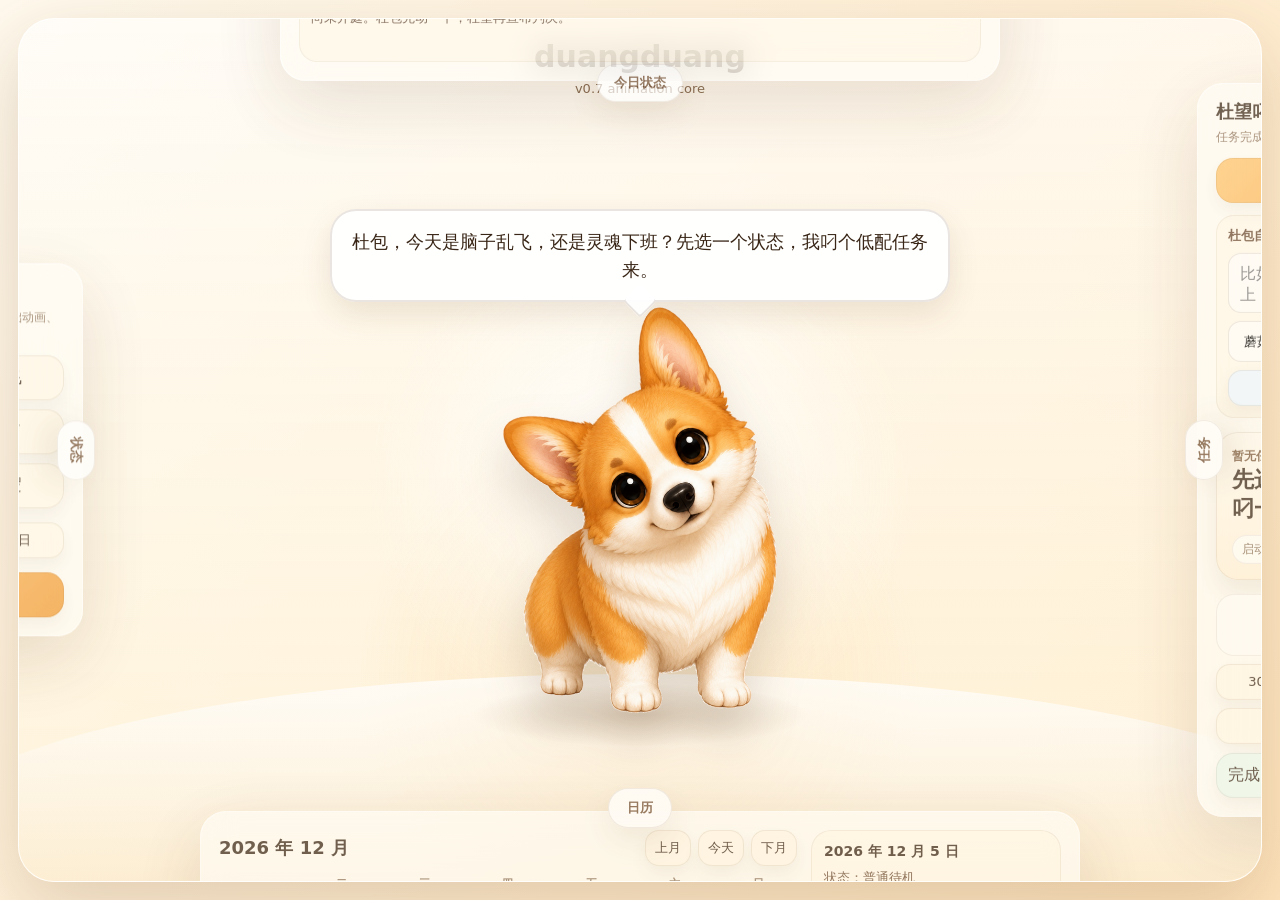
<file: index.html>
<!doctype html>
<html lang="zh-CN">
<head>
  <meta charset="utf-8" />
  <meta name="viewport" content="width=device-width, initial-scale=1" />
  <title>duangduang_pet_v0.7_animation_core</title>
  <meta name="theme-color" content="#f19932" />
  <link rel="manifest" href="manifest.webmanifest" />
  <link rel="stylesheet" href="styles/main.css" />
</head>
<body>
  <main class="app">
    <section id="stage" class="stage state-idle" aria-label="杜望桌宠区域">
      <div class="ambient"></div>

      <aside class="edge-panel top-panel" data-panel="top" aria-label="顶部信息面板">
        <button class="edge-tab" data-toggle-panel="top">今日状态</button>
        <div class="panel-inner">
          <div class="panel-head">
            <div>
              <h2>杜包今天 ADHD 了吗？</h2>
              <p>V0.7：动作系统、状态机和序列帧调度已接管 duangduang。</p>
            </div>
            <span class="mini-badge" id="currentStateBadge">普通待机</span>
          </div>
          <div class="stats">
            <div class="stat"><div class="num" id="furCount">0</div><div class="label">今日狗毛</div></div>
            <div class="stat"><div class="num" id="doneCount">0</div><div class="label">完成动作</div></div>
            <div class="stat"><div class="num" id="streakCount">0</div><div class="label">启动天数</div></div>
          </div>
          <div class="section">
            <div class="section-title">杜望今日判决</div>
            <div class="report" id="report">尚未开庭。杜包先动一下，杜望再宣布判决。</div>
          </div>
        </div>
      </aside>

      <aside class="edge-panel left-panel" data-panel="left" aria-label="左侧状态面板">
        <button class="edge-tab" data-toggle-panel="left">状态</button>
        <div class="panel-inner">
          <div class="panel-head">
            <div>
              <h2>今日杜包状态</h2>
              <p>状态只改变状态机，由状态机决定基础动画、台词和任务池。</p>
            </div>
          </div>
          <div class="grid" id="stateButtons">
            <button class="btn active" data-state="idle">普通待机</button>
            <button class="btn" data-state="adhd">脑子乱飞</button>
            <button class="btn" data-state="low">低电量</button>
            <button class="btn" data-state="stuck">启动不了</button>
            <button class="btn" data-state="anxious">焦虑了</button>
            <button class="btn" data-state="smug">欠揍巡逻</button>
          </div>
          <div class="section quick-row">
            <button class="btn small blue" id="petBtn">摸摸狗</button>
            <button class="btn small" id="resetBtn">清空今日</button>
          </div>
          <div class="section">
            <button class="btn primary" id="newTaskBtnLeft">叼个任务</button>
          </div>
        </div>
      </aside>

      <aside class="edge-panel right-panel" data-panel="right" aria-label="右侧任务面板">
        <button class="edge-tab" data-toggle-panel="right">任务</button>
        <div class="panel-inner">
          <div class="panel-head">
            <div>
              <h2>杜望叼来的任务</h2>
              <p>任务完成不了就降级，不做惩罚。</p>
            </div>
          </div>
          <button class="btn primary" id="newTaskBtn">杜望，叼个任务来</button>
          <form class="custom-task-form" id="customTaskForm">
            <label class="field-label" for="customTaskText">杜包自己定一个任务</label>
            <textarea id="customTaskText" rows="2" maxlength="80" placeholder="比如：喝一口水，然后把杯子放回桌上"></textarea>
            <div class="custom-task-row">
              <select id="customTaskLevel" aria-label="任务难度">
                <option value="corpse">尸体级</option>
                <option value="mushroom" selected>蘑菇级</option>
                <option value="human">人类级</option>
                <option value="normal">突然正常级</option>
              </select>
              <input id="customTaskKind" maxlength="12" placeholder="类型：自定义" />
            </div>
            <button class="btn small blue" type="submit">交给杜望叼住</button>
          </form>
          <div class="section task-card">
            <div>
              <div class="task-level" id="taskLevel">暂无任务</div>
              <div class="task-text" id="taskText">先选状态，或者直接让杜望叼一个。</div>
            </div>
            <div class="task-meta">
              <span class="pill" id="taskKind">启动器</span>
              <span class="pill" id="taskRule">完成不了就降级</span>
            </div>
          </div>
          <div class="section">
            <div class="time-display" id="timeDisplay">01:00</div>
            <div class="timer-controls">
              <button class="btn small" data-timer="30">30 秒</button>
              <button class="btn small" data-timer="60">1 分钟</button>
              <button class="btn small" data-timer="180">3 分钟</button>
            </div>
            <button class="btn small" id="startTimerBtn">开始盯梢</button>
          </div>
          <div class="action-row">
            <button class="btn good" id="completeBtn">完成了</button>
            <button class="btn bad" id="failBtn">没完成，降级</button>
          </div>
        </div>
      </aside>

      <aside class="edge-panel bottom-panel" data-panel="bottom" aria-label="底部日历面板">
        <button class="edge-tab" data-toggle-panel="bottom">日历</button>
        <div class="panel-inner">
          <div class="calendar-wrap">
            <div>
              <div class="calendar-top">
                <div class="month-title" id="monthTitle"></div>
                <div class="cal-nav">
                  <button class="btn small" id="prevMonth">上月</button>
                  <button class="btn small" id="todayMonth">今天</button>
                  <button class="btn small" id="nextMonth">下月</button>
                </div>
              </div>
              <div class="calendar-grid" id="calendarGrid"></div>
            </div>
            <div class="day-detail" id="dayDetail"></div>
          </div>
        </div>
      </aside>

      <div class="stage-title">
        <h1>duangduang</h1>
        <p>v0.7 animation core</p>
      </div>

      <div id="bubble" class="bubble">杜包，今天是脑子乱飞，还是灵魂下班？先选一个状态，我叼个低配任务来。</div>
      <div class="floaters" id="floaters"></div>
      <div class="shadow-blob" aria-hidden="true"></div>

      <div id="petWrap" class="pet-wrap" role="button" tabindex="0" aria-label="杜望小柯基，可点击和拖动">
        <div class="pet-aura" aria-hidden="true"></div>
        <img id="petImg" class="pet" src="assets/duangduang/idle.png" alt="duangduang 桌宠" />
        <div class="pet-fx fx-sleep" aria-hidden="true"><span>Z</span><span>Z</span><span>Z</span></div>
        <div class="pet-fx fx-happy" aria-hidden="true"><span>★</span><span>✦</span><span>★</span></div>
        <div class="pet-fx fx-task" aria-hidden="true"><span>📄</span><span>!</span></div>
        <div class="pet-fx fx-low" aria-hidden="true"><span>.</span><span>.</span><span>.</span></div>
        <div class="pet-fx fx-adhd" aria-hidden="true"><span>?</span><span>!</span><span>✦</span></div>
      </div>
    </section>

    <nav class="mobile-dock" aria-label="手机版快捷操作">
      <button class="dock-btn" data-mobile-panel="left" type="button"><span>状态</span></button>
      <button class="dock-btn" data-mobile-panel="right" type="button"><span>任务</span></button>
      <button class="dock-btn dock-primary" id="mobilePetBtn" type="button"><span>摸摸</span></button>
      <button class="dock-btn" data-mobile-panel="top" type="button"><span>今日</span></button>
      <button class="dock-btn" data-mobile-panel="bottom" type="button"><span>日历</span></button>
    </nav>

    <button class="mobile-scrim" id="mobileScrim" type="button" aria-label="关闭面板"></button>
  </main>

  <script src="src/lines.js"></script>
  <script src="src/storage.js"></script>
  <script src="src/animations.js"></script>
  <script src="src/state.js"></script>
  <script src="src/calendar.js"></script>
  <script src="src/tasks.js"></script>
  <script src="src/behavior.js"></script>
  <script src="src/ui.js"></script>
  <script src="src/app.js"></script>
</body>
</html>
</file>
<file: styles/main.css>
:root{
  --bg1:#fff9ed;
  --bg2:#ffe4bc;
  --ink:#392616;
  --muted:#8a6e55;
  --panel:rgba(255,253,246,.93);
  --line:#56361f;
  --tan:#e99d38;
  --green:#70b77e;
  --red:#ec8c78;
  --blue:#79afd8;
  --shadow:0 24px 70px rgba(102,63,28,.20);
  --soft:0 12px 30px rgba(102,63,28,.12);
}
*{box-sizing:border-box}
html,body{height:100%}
body{
  margin:0;
  font-family:ui-rounded,"SF Pro Rounded","PingFang SC","Microsoft YaHei",system-ui,sans-serif;
  color:var(--ink);
  background:linear-gradient(135deg,var(--bg1),var(--bg2));
  overflow:hidden;
}
button,input,textarea{font:inherit;color:inherit}
button{border:0;background:none}
.app{height:100%;padding:18px}
.stage{
  position:relative;
  height:100%;
  border-radius:36px;
  overflow:hidden;
  background:
    radial-gradient(circle at 50% 54%, rgba(255,255,255,.9), transparent 35%),
    radial-gradient(circle at 50% 77%, rgba(244,184,91,.24), transparent 31%),
    linear-gradient(180deg,rgba(255,255,255,.58),rgba(255,244,219,.70));
  border:1px solid rgba(255,255,255,.82);
  box-shadow:var(--shadow);
}
.stage::before{
  content:"";
  position:absolute;left:-8%;right:-8%;bottom:-14%;height:38%;
  background:linear-gradient(180deg,rgba(255,255,255,.72),rgba(239,187,103,.24));
  border-radius:50% 50% 0 0;
  pointer-events:none;
}
.ambient{position:absolute;inset:0;pointer-events:none;opacity:.65}
.stage-title{
  position:absolute;top:22px;left:50%;transform:translateX(-50%);
  z-index:8;text-align:center;pointer-events:none;transition:opacity .22s ease;
}
.stage-title h1{margin:0;font-size:30px;line-height:1.08}
.stage-title p{margin:7px 0 0;color:var(--muted);font-size:13px;line-height:1.4}
.edge-panel:hover ~ .stage-title,.edge-panel.open ~ .stage-title{opacity:.12}
.bubble{
  position:absolute;left:50%;top:22%;transform:translateX(-50%);
  width:min(620px,78%);z-index:12;
  background:rgba(255,255,255,.94);
  border:2px solid rgba(91,57,26,.13);
  border-radius:26px;box-shadow:var(--soft);
  padding:17px 20px;line-height:1.55;font-size:18px;text-align:center;
  transition:opacity .22s, transform .22s;
  pointer-events:none;
}
.bubble.small{font-size:16px}
.bubble.pop{animation:bubblePop .34s ease both}
.bubble::after{
  content:"";position:absolute;bottom:-13px;left:50%;transform:translateX(-50%) rotate(45deg);
  width:22px;height:22px;background:rgba(255,255,255,.94);
  border-right:2px solid rgba(91,57,26,.13);border-bottom:2px solid rgba(91,57,26,.13);border-radius:4px;
}
@keyframes bubblePop{0%{opacity:.35;transform:translateX(-50%) translateY(8px) scale(.98)}100%{opacity:1;transform:translateX(-50%) translateY(0) scale(1)}}
.pet-wrap{
  position:absolute;left:50%;top:57%;transform:translate(-50%,-50%);
  width:min(420px,48vw);height:min(420px,48vw);z-index:10;
  cursor:grab;user-select:none;touch-action:none;
  filter:drop-shadow(0 26px 24px rgba(90,53,22,.18));
  transition:left .72s cubic-bezier(.2,.8,.2,1),top .72s cubic-bezier(.2,.8,.2,1),filter .22s ease;
  will-change:left,top,filter;
}
.pet-wrap:active{cursor:grabbing}
.pet-wrap.dragging{filter:drop-shadow(0 38px 24px rgba(90,53,22,.20))}
.pet{
  width:100%;height:100%;display:block;object-fit:contain;position:relative;z-index:3;
  pointer-events:none;user-select:none;-webkit-user-drag:none;
  transform-origin:50% 74%;
  transition:opacity .12s ease, filter .18s ease;
  animation:breath 3.4s ease-in-out infinite;
}
.pet.switching{opacity:.12;filter:blur(2px) saturate(.9)}
.state-happy .pet{animation:jump .72s cubic-bezier(.18,1.25,.32,1) 1, breath 3.2s ease-in-out .72s infinite}
.state-adhd .pet{animation:adhdWiggle .82s ease-in-out infinite}
.state-low .pet,.state-sleep .pet{animation:lowBreath 4.6s ease-in-out infinite}
.state-task .pet{animation:taskBounce 1.25s ease-in-out infinite}
.dragging .pet{animation:dragDangle .52s ease-in-out infinite}
@keyframes breath{0%,100%{transform:translateY(0) scale(1)}50%{transform:translateY(-6px) scale(1.012)}}
@keyframes lowBreath{0%,100%{transform:translateY(4px) scale(1,.98)}50%{transform:translateY(-1px) scale(1.01,1)}}
@keyframes taskBounce{0%,100%{transform:translateY(0) rotate(-1deg)}50%{transform:translateY(-10px) rotate(1.5deg)}}
@keyframes adhdWiggle{0%,100%{transform:translateX(0) rotate(0)}25%{transform:translateX(-9px) rotate(-2deg)}50%{transform:translateX(7px) rotate(2deg)}75%{transform:translateX(-4px) rotate(-1deg)}}
@keyframes dragDangle{0%,100%{transform:rotate(-2deg) translateY(-2px)}50%{transform:rotate(3deg) translateY(2px)}}
@keyframes jump{0%{transform:translateY(0) scale(1)}35%{transform:translateY(-52px) scale(.98,1.06)}70%{transform:translateY(4px) scale(1.06,.94)}100%{transform:translateY(0) scale(1)}}
.shadow-blob{
  position:absolute;left:50%;top:77%;transform:translateX(-50%);
  width:340px;height:64px;border-radius:50%;
  background:radial-gradient(ellipse at center, rgba(104,65,25,.21), rgba(104,65,25,0) 70%);
  z-index:4;pointer-events:none;
}
.floaters{position:absolute;inset:0;z-index:9;pointer-events:none;overflow:hidden}
.floater{position:absolute;font-size:24px;opacity:0;animation:floatUp 1.25s ease-out forwards}
@keyframes floatUp{0%{transform:translateY(0) scale(.9);opacity:0}15%{opacity:1}100%{transform:translateY(-88px) scale(1.15);opacity:0}}
.edge-panel{
  position:absolute;z-index:40;
  background:var(--panel);backdrop-filter:blur(16px);
  border:1px solid rgba(255,255,255,.82);
  box-shadow:var(--shadow);border-radius:26px;
  transition:transform .28s cubic-bezier(.2,.8,.2,1),opacity .22s ease;
  opacity:.72;
}
.edge-panel:hover,.edge-panel:focus-within,.edge-panel.open{opacity:1}
.panel-inner{padding:18px}
.edge-tab{
  position:absolute;display:flex;align-items:center;justify-content:center;
  background:rgba(255,255,255,.94);border:1px solid rgba(99,62,28,.12);
  box-shadow:var(--soft);border-radius:999px;color:#6e4b2f;font-weight:900;font-size:13px;
  cursor:pointer;white-space:nowrap;
}
.top-panel{top:14px;left:50%;width:min(720px,74vw);transform:translate(-50%,calc(-100% + 48px))}
.top-panel:hover,.top-panel:focus-within,.top-panel.open{transform:translate(-50%,0)}
.top-panel .edge-tab{left:50%;bottom:-22px;transform:translateX(-50%);height:38px;padding:0 16px}
.left-panel{left:14px;top:50%;width:284px;transform:translate(calc(-100% + 50px),-50%)}
.left-panel:hover,.left-panel:focus-within,.left-panel.open{transform:translate(0,-50%)}
.left-panel .edge-tab{right:-24px;top:50%;transform:translateY(-50%) rotate(90deg);height:38px;padding:0 16px}
.right-panel{right:14px;top:50%;width:348px;transform:translate(calc(100% - 50px),-50%)}
.right-panel:hover,.right-panel:focus-within,.right-panel.open{transform:translate(0,-50%)}
.right-panel .edge-tab{left:-24px;top:50%;transform:translateY(-50%) rotate(-90deg);height:38px;padding:0 16px}
.bottom-panel{left:50%;bottom:14px;width:min(880px,82vw);transform:translate(-50%,calc(100% - 56px))}
.bottom-panel:hover,.bottom-panel:focus-within,.bottom-panel.open{transform:translate(-50%,0)}
.bottom-panel .edge-tab{left:50%;top:-24px;transform:translateX(-50%);height:40px;padding:0 18px}
.panel-head{display:flex;align-items:flex-start;justify-content:space-between;gap:12px;margin-bottom:12px}
.panel-head h2{font-size:18px;margin:0;line-height:1.15}
.panel-head p{margin:6px 0 0;color:var(--muted);font-size:12px;line-height:1.45}
.mini-badge{font-size:12px;border-radius:999px;background:#fff7e8;border:1px solid rgba(91,57,26,.10);padding:6px 10px;color:#7a573b;white-space:nowrap}
.section{margin-top:14px}
.section-title{font-size:13px;font-weight:900;margin:0 0 8px;color:#67462c}
.grid{display:grid;grid-template-columns:1fr 1fr;gap:9px}
.btn{
  border-radius:17px;padding:12px 12px;background:#fff7e7;
  box-shadow:inset 0 0 0 1px rgba(96,59,25,.11),0 8px 16px rgba(87,56,24,.08);
  cursor:pointer;transition:transform .15s ease,background .15s ease,box-shadow .15s ease;text-align:left;min-height:44px;
}
.btn:hover{transform:translateY(-2px);background:#fff1d6}
.btn:active{transform:translateY(0) scale(.99)}
.btn.active{background:#ffe1a9;box-shadow:inset 0 0 0 2px rgba(157,91,21,.30),0 10px 18px rgba(87,56,24,.10)}
.btn.small{font-size:13px;text-align:center;padding:9px 10px;border-radius:14px;min-height:auto}
.btn.primary{width:100%;text-align:center;font-weight:900;font-size:16px;background:linear-gradient(135deg,#ffc66f,#f19932);color:#4b2607}
.btn.good{background:#eaf8ec}.btn.bad{background:#fff0ee}.btn.blue{background:#edf7ff}
.stats{display:grid;grid-template-columns:repeat(3,1fr);gap:9px}
.stat{border-radius:18px;padding:12px;background:#fff8e9;box-shadow:inset 0 0 0 1px rgba(96,59,25,.09)}
.stat .num{font-size:25px;font-weight:900;line-height:1;font-variant-numeric:tabular-nums}
.stat .label{margin-top:5px;color:var(--muted);font-size:11px}
.report{border-radius:18px;background:#fff8e9;padding:12px;line-height:1.6;color:#5d412b;box-shadow:inset 0 0 0 1px rgba(96,59,25,.09);font-size:13px;min-height:66px}
.task-card{border-radius:22px;background:linear-gradient(180deg,#fffaf0,#fff1d9);box-shadow:inset 0 0 0 1px rgba(96,59,25,.12),0 14px 24px rgba(87,56,24,.10);padding:16px;min-height:130px;display:flex;flex-direction:column;justify-content:space-between;gap:12px}
.custom-task-form{margin-top:12px;border-radius:18px;background:#fff8e9;box-shadow:inset 0 0 0 1px rgba(96,59,25,.09);padding:12px;display:grid;gap:8px}
.field-label{font-size:13px;font-weight:900;color:#67462c}
.custom-task-form textarea,.custom-task-form input,.custom-task-form select{width:100%;border:1px solid rgba(96,59,25,.14);background:rgba(255,255,255,.76);border-radius:13px;padding:10px 11px;outline:none;resize:none}
.custom-task-form textarea:focus,.custom-task-form input:focus,.custom-task-form select:focus{border-color:rgba(241,153,50,.65);box-shadow:0 0 0 3px rgba(241,153,50,.14)}
.custom-task-row{display:grid;grid-template-columns:1fr 1fr;gap:8px}
.task-level{font-size:12px;color:#7a583b;font-weight:900;text-transform:uppercase}
.task-text{font-size:22px;font-weight:900;line-height:1.32}
.task-meta{display:flex;gap:7px;flex-wrap:wrap;color:#83684f;font-size:12px}
.pill{border-radius:999px;background:rgba(255,255,255,.72);padding:5px 9px;border:1px solid rgba(96,59,25,.09)}
.time-display{height:62px;border-radius:18px;background:#fffdf8;box-shadow:inset 0 0 0 1px rgba(96,59,25,.10);display:flex;align-items:center;justify-content:center;font-size:32px;font-weight:900;font-variant-numeric:tabular-nums}
.timer-controls{display:grid;grid-template-columns:repeat(3,1fr);gap:8px;margin-top:8px}
#startTimerBtn{width:100%;margin-top:8px}
.action-row{display:grid;grid-template-columns:1fr 1fr;gap:9px;margin-top:9px}
.quick-row{display:grid;grid-template-columns:1fr 1fr;gap:8px}
.calendar-wrap{display:grid;grid-template-columns:minmax(420px,1fr) 250px;gap:14px;align-items:start}
.calendar-top{display:flex;align-items:center;justify-content:space-between;margin-bottom:10px;gap:10px}
.month-title{font-weight:900;font-size:18px}
.cal-nav{display:flex;gap:7px}
.calendar-grid{display:grid;grid-template-columns:repeat(7,1fr);gap:6px}
.weekday{font-size:11px;color:#8d735c;text-align:center;font-weight:900;padding-bottom:2px}
.day{position:relative;min-height:42px;border-radius:13px;background:#fff8e9;box-shadow:inset 0 0 0 1px rgba(96,59,25,.08);cursor:pointer;padding:6px;text-align:left;overflow:hidden;transition:transform .12s ease,background .12s ease}
.day:hover{transform:translateY(-1px);background:#fff1d7}
.day.blank{visibility:hidden;pointer-events:none}
.day.today{box-shadow:inset 0 0 0 2px rgba(241,153,50,.55),0 8px 15px rgba(207,122,35,.12)}
.day.selected{background:#ffe0a7;box-shadow:inset 0 0 0 2px rgba(114,72,30,.24)}
.day .date-num{font-weight:900;font-size:13px}
.day .paw{position:absolute;right:6px;bottom:5px;font-size:12px;color:#8a5a2c;background:rgba(255,255,255,.72);border-radius:999px;padding:2px 6px}
.day.has-done{background:linear-gradient(180deg,#fff6df,#fff0d1)}
.day-detail{border-radius:20px;background:#fff8e9;box-shadow:inset 0 0 0 1px rgba(96,59,25,.09);padding:13px;min-height:214px}
.detail-date{font-size:14px;font-weight:900;margin-bottom:7px}
.detail-line{font-size:13px;line-height:1.55;color:#6b4b32;margin:6px 0}
.task-list{margin:8px 0 0;padding:0;list-style:none;display:grid;gap:6px;max-height:92px;overflow:auto}
.task-list li{font-size:12px;line-height:1.35;background:rgba(255,255,255,.62);border:1px solid rgba(96,59,25,.08);border-radius:12px;padding:7px}
.pet-aura{position:absolute;z-index:1;left:50%;top:56%;transform:translate(-50%,-50%);width:72%;height:34%;border-radius:999px;opacity:0;pointer-events:none;background:radial-gradient(ellipse at center, rgba(255,210,112,.45), rgba(255,210,112,0) 70%);filter:blur(10px);transition:opacity .22s ease}
.pet-fx{position:absolute;inset:0;z-index:5;pointer-events:none;display:none}
.pet-fx span{position:absolute;display:block;font-weight:900;text-shadow:0 4px 12px rgba(91,57,26,.16)}
.state-sleep .fx-sleep{display:block}
.fx-sleep span{color:#89633f;animation:zzzDrift 2.8s ease-in-out infinite}
.fx-sleep span:nth-child(1){right:12%;top:7%;font-size:34px}
.fx-sleep span:nth-child(2){right:3%;top:-4%;font-size:25px;animation-delay:.35s}
.fx-sleep span:nth-child(3){right:-4%;top:-13%;font-size:18px;animation-delay:.7s}
@keyframes zzzDrift{0%,100%{opacity:.18;transform:translateY(10px) scale(.96)}50%{opacity:.9;transform:translateY(-5px) scale(1.05)}}
.state-happy .fx-happy{display:block}
.state-happy .pet-aura{opacity:.9;animation:auraPulse .75s ease 1}
.fx-happy span{font-size:28px;animation:starPop 1.2s ease-out infinite}
.fx-happy span:nth-child(1){left:16%;top:12%}
.fx-happy span:nth-child(2){right:16%;top:15%;animation-delay:.15s}
.fx-happy span:nth-child(3){left:46%;top:0;animation-delay:.3s}
@keyframes starPop{0%{opacity:0;transform:translateY(16px) scale(.55) rotate(-12deg)}25%{opacity:1}100%{opacity:0;transform:translateY(-32px) scale(1.2) rotate(18deg)}}
@keyframes auraPulse{0%{transform:translate(-50%,-50%) scale(.7);opacity:.1}55%{opacity:.9}100%{transform:translate(-50%,-50%) scale(1.15);opacity:.2}}
.state-task .fx-task{display:block}
.fx-task span{font-size:24px;color:#9b6b2e;animation:noteNudge 1.35s ease-in-out infinite}
.fx-task span:nth-child(1){left:18%;top:19%}
.fx-task span:nth-child(2){right:18%;top:24%;animation-delay:.35s}
@keyframes noteNudge{0%,100%{opacity:.35;transform:translateY(0) rotate(-4deg)}50%{opacity:1;transform:translateY(-8px) rotate(5deg)}}
.state-low .fx-low{display:block}
.state-low .pet-aura{opacity:.45;background:radial-gradient(ellipse at center, rgba(141,177,214,.32), rgba(141,177,214,0) 70%)}
.fx-low span{color:#7d6a58;font-size:18px;animation:lowDot 2.2s ease-in-out infinite}
.fx-low span:nth-child(1){left:29%;top:8%}
.fx-low span:nth-child(2){left:43%;top:3%;animation-delay:.25s}
.fx-low span:nth-child(3){left:57%;top:8%;animation-delay:.5s}
@keyframes lowDot{0%,100%{opacity:.15;transform:translateY(5px)}50%{opacity:.7;transform:translateY(-2px)}}
.state-adhd .fx-adhd{display:block}
.fx-adhd span{font-size:24px;animation:adhdOrbit 1.1s linear infinite}
.fx-adhd span:nth-child(1){left:9%;top:20%;animation-delay:0s}
.fx-adhd span:nth-child(2){right:8%;top:24%;animation-delay:.2s}
.fx-adhd span:nth-child(3){left:42%;bottom:6%;animation-delay:.4s}
@keyframes adhdOrbit{0%{opacity:.15;transform:rotate(0) translateY(0)}50%{opacity:1;transform:rotate(14deg) translateY(-10px)}100%{opacity:.15;transform:rotate(0) translateY(0)}}
.stage.celebrate{animation:stageCelebrate .65s ease both}
@keyframes stageCelebrate{50%{filter:saturate(1.12) brightness(1.03)}}
.mobile-dock,.mobile-scrim{display:none}
@media (max-width:760px){
  body{overflow:hidden;background:#fff4dc}
  .app{height:100%;padding:0}
  .stage{height:100dvh;border-radius:0;border:0;box-shadow:none;padding-bottom:92px}
  .stage-title{top:14px}
  .stage-title h1{font-size:24px}
  .stage-title p{font-size:12px;margin-top:3px}
  .bubble{top:72px;width:calc(100vw - 28px);max-height:118px;overflow:auto;font-size:15px;border-radius:20px;padding:13px 15px}
  .pet-wrap{width:min(360px,82vw);height:min(360px,82vw);top:51%}
  .shadow-blob{top:72%;width:68vw}
  .edge-tab{display:none}
  .edge-panel{position:fixed;left:10px;right:10px;top:auto;bottom:86px;width:auto;max-height:min(72dvh,620px);overflow:auto;opacity:1;border-radius:24px;transform:translateY(calc(100% + 112px));transition:transform .26s cubic-bezier(.2,.8,.2,1),opacity .18s ease;z-index:70}
  .edge-panel:hover,.edge-panel:focus-within{transform:translateY(calc(100% + 112px))}
  .edge-panel.open,.edge-panel.mobile-open{transform:translateY(0)}
  .top-panel,.left-panel,.right-panel,.bottom-panel{left:10px;right:10px;top:auto;bottom:86px;width:auto;transform:translateY(calc(100% + 112px))}
  .panel-inner{padding:16px}
  .panel-head{margin-bottom:10px}
  .panel-head h2{font-size:17px}
  .panel-head p{display:none}
  .grid{grid-template-columns:1fr 1fr;gap:8px}
  .btn{min-height:48px;border-radius:16px;padding:11px}
  .btn.small{min-height:44px}
  .task-text{font-size:19px}
  .calendar-wrap{grid-template-columns:1fr}
  .calendar-grid{gap:5px}
  .day{min-height:40px;border-radius:12px}
  .day-detail{min-height:150px}
  .mobile-dock{position:fixed;display:grid;grid-template-columns:repeat(5,1fr);left:10px;right:10px;bottom:10px;z-index:90;gap:7px;padding:9px;border-radius:24px;background:rgba(255,253,246,.94);border:1px solid rgba(91,57,26,.12);box-shadow:0 18px 44px rgba(102,63,28,.22);backdrop-filter:blur(16px)}
  .dock-btn{min-width:0;height:52px;border-radius:17px;background:#fff7e7;box-shadow:inset 0 0 0 1px rgba(96,59,25,.10);font-weight:900;font-size:13px;cursor:pointer}
  .dock-btn:active{transform:scale(.97)}
  .dock-primary{background:linear-gradient(135deg,#ffc66f,#f19932);color:#4b2607}
  .mobile-scrim{position:fixed;display:none;inset:0;z-index:60;background:rgba(49,31,18,.16);backdrop-filter:blur(1px)}
  body.mobile-panel-open .mobile-scrim{display:block}
  body.mobile-panel-open .mobile-dock{box-shadow:0 10px 30px rgba(102,63,28,.16)}
}
@media (min-width:761px) and (max-width:1024px){
  .app{padding:10px}
  .stage{border-radius:28px}
  .pet-wrap{width:min(390px,54vw);height:min(390px,54vw)}
  .bubble{width:min(580px,76vw);font-size:16px}
  .top-panel{width:min(680px,84vw)}
  .bottom-panel{width:min(820px,90vw)}
  .left-panel{width:270px}
  .right-panel{width:330px}
}
</file>
